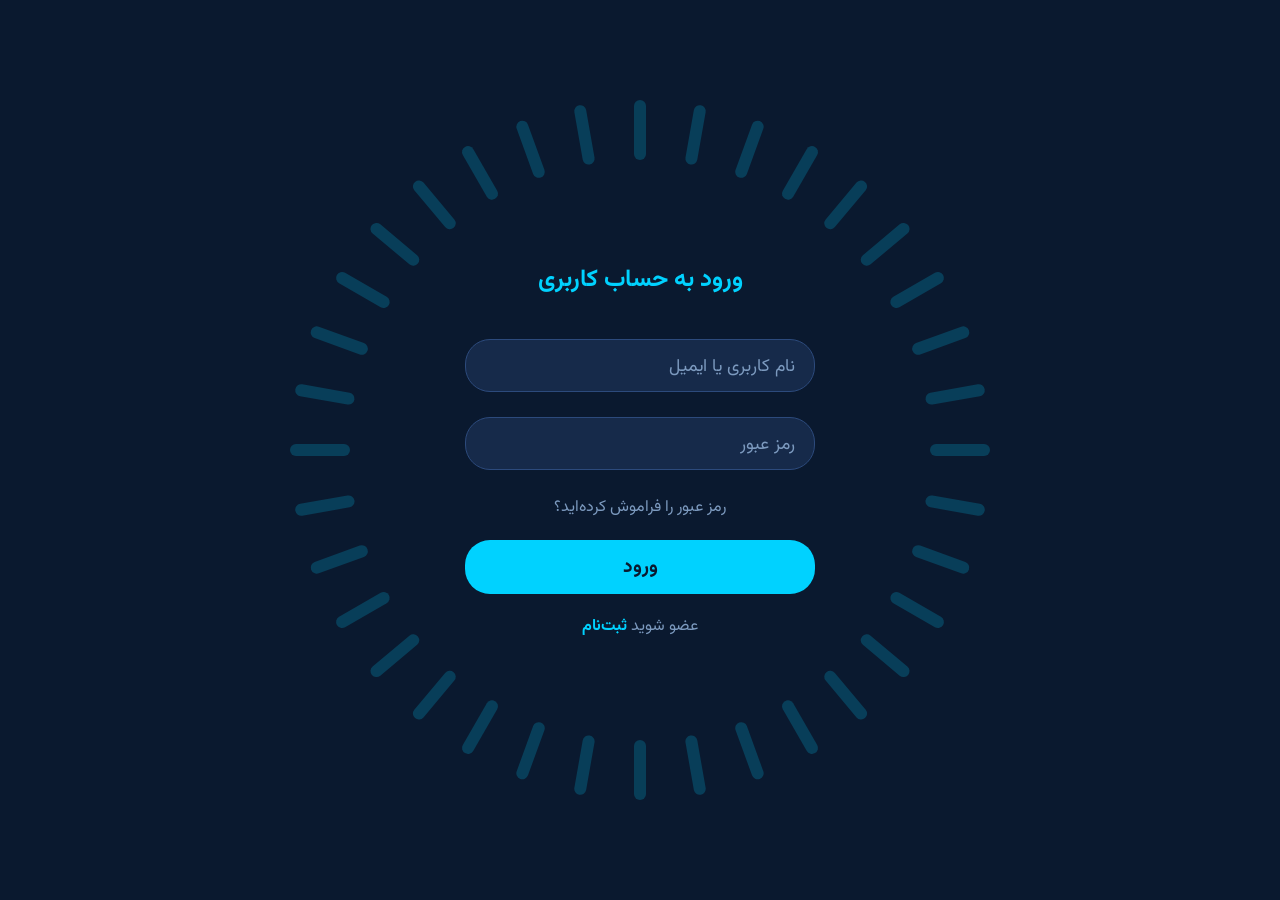
<file: index.html>
<!DOCTYPE html>
<html lang="fa" dir="rtl">
<head>
    <meta charset="UTF-8">
    <meta name="viewport" content="width=device-width, initial-scale=1.0">
    <title>ورود به حساب کاربری</title>
    <link rel="preconnect" href="https://fonts.googleapis.com">
    <link rel="preconnect" href="https://fonts.gstatic.com" crossorigin>
    <link href="https://fonts.googleapis.com/css2?family=Vazirmatn:wght@100;400;700&display=swap" rel="stylesheet">
    
    <link rel="stylesheet" href="style.css">
  
</head>
<body>

    <div class="main-container">
    
        <div class="ring">
         
            <div class="bar"></div><div class="bar"></div><div class="bar"></div><div class="bar"></div>
            <div class="bar"></div><div class="bar"></div><div class="bar"></div><div class="bar"></div>
            <div class="bar"></div><div class="bar"></div><div class="bar"></div><div class="bar"></div>
            <div class="bar"></div><div class="bar"></div><div class="bar"></div><div class="bar"></div>
            <div class="bar"></div><div class="bar"></div><div class="bar"></div><div class="bar"></div>
            <div class="bar"></div><div class="bar"></div><div class="bar"></div><div class="bar"></div>
            <div class="bar"></div><div class="bar"></div><div class="bar"></div><div class="bar"></div>
            <div class="bar"></div><div class="bar"></div><div class="bar"></div><div class="bar"></div>
            <div class="bar"></div><div class="bar"></div><div class="bar"></div><div class="bar"></div>

           
            <div class="login-box">
                <h2>ورود به حساب کاربری</h2>
                <form>
                    <div class="input-group">
                        <input type="text" required>
                        <label>نام کاربری یا ایمیل</label>
                    </div>
                    <div class="input-group">
                        <input type="password" required>
                        <label>رمز عبور</label>
                    </div>
                    <a href="forgot-password.html" class="forgot-pass">رمز عبور را فراموش کرده‌اید؟</a>
                    <button type="submit" class="login-btn">ورود</button>
                    <p class="signup-text">عضو شوید <a href="signup.html">ثبت‌نام</a></p>
                </form>
            </div>
        </div> 
    </div> 
    

    <script>
        const bars = document.querySelectorAll('.bar');
        bars.forEach((bar, index) => {
            bar.style.animationDelay = (index * 0.08) + 's';
        });
    </script>
   
    
</body>
</html>
</file>
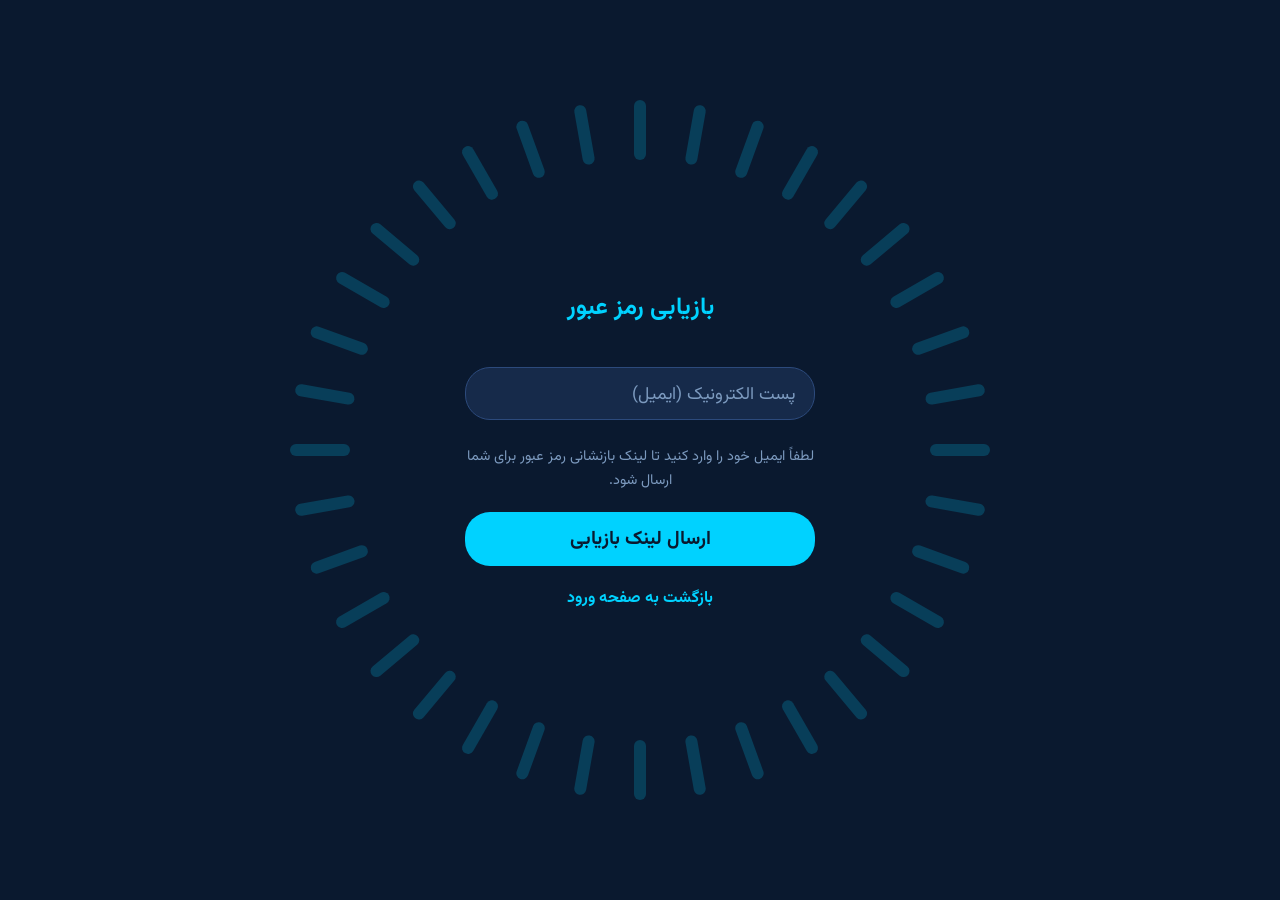
<file: forgot-password.html>
<!DOCTYPE html>
<html lang="fa" dir="rtl">
<head>
    <meta charset="UTF-8">
    <meta name="viewport" content="width=device-width, initial-scale=1.0">
    <title>بازیابی رمز عبور</title>
	
    <link rel="preconnect" href="https://fonts.googleapis.com">
    <link rel="preconnect" href="https://fonts.gstatic.com" crossorigin>
    <link href="https://fonts.googleapis.com/css2?family=Vazirmatn:wght@100;400;700&display=swap" rel="stylesheet">
    <link rel="stylesheet" href="style.css">
</head>
<body>

    <div class="main-container">
        <div class="ring">
            <div class="bar"></div><div class="bar"></div><div class="bar"></div><div class="bar"></div>
            <div class="bar"></div><div class="bar"></div><div class="bar"></div><div class="bar"></div>
            <div class="bar"></div><div class="bar"></div><div class="bar"></div><div class="bar"></div>
            <div class="bar"></div><div class="bar"></div><div class="bar"></div><div class="bar"></div>
            <div class="bar"></div><div class="bar"></div><div class="bar"></div><div class="bar"></div>
            <div class="bar"></div><div class="bar"></div><div class="bar"></div><div class="bar"></div>
            <div class="bar"></div><div class="bar"></div><div class="bar"></div><div class="bar"></div>
            <div class="bar"></div><div class="bar"></div><div class="bar"></div><div class="bar"></div>
            <div class="bar"></div><div class="bar"></div><div class="bar"></div><div class="bar"></div>

            <div class="login-box">
                <h2>بازیابی رمز عبور</h2>
                <form>
                    <div class="input-group">
                        <input type="email" required>
                        <label>پست الکترونیک (ایمیل)</label>
                    </div>
                    
                    <p style="color: #7c9abf; font-size: 0.9rem; margin-bottom: 20px; line-height: 1.6;">
                        لطفاً ایمیل خود را وارد کنید تا لینک بازنشانی رمز عبور برای شما ارسال شود.
                    </p>

                    <button type="submit" class="login-btn">ارسال لینک بازیابی</button>
                    <p class="signup-text"><a href="index.html" style="font-weight: bold;">بازگشت به صفحه ورود</a></p>
                </form>
            </div>
        </div> <!-- پایان ring -->
    </div> <!-- پایان main-container -->

    <script>
        const bars = document.querySelectorAll('.bar');
        bars.forEach((bar, index) => {
            bar.style.animationDelay = (index * 0.08) + 's';
        });
    </script>
</body>
</html>
</file>
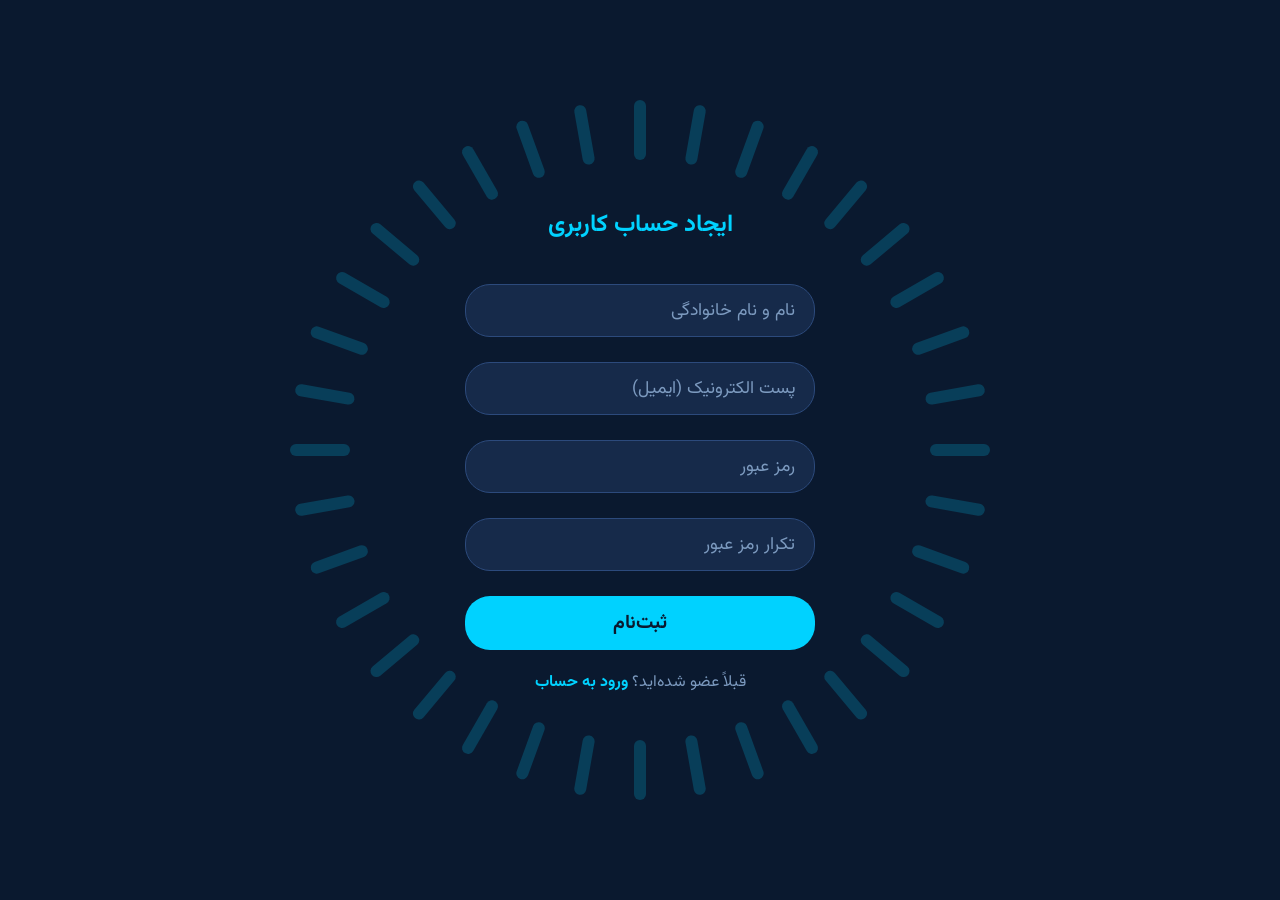
<file: signup.html>
<!DOCTYPE html>
<html lang="fa" dir="rtl">
<head>
    <meta charset="UTF-8">
    <meta name="viewport" content="width=device-width, initial-scale=1.0">
    <title>ایجاد حساب کاربری</title>
	
    <link rel="preconnect" href="https://fonts.googleapis.com">
    <link rel="preconnect" href="https://fonts.gstatic.com" crossorigin>
    <link href="https://fonts.googleapis.com/css2?family=Vazirmatn:wght@100;400;700&display=swap" rel="stylesheet">
    <link rel="stylesheet" href="style.css">
</head>
<body>

    <div class="main-container">
        <div class="ring">
            <div class="bar"></div><div class="bar"></div><div class="bar"></div><div class="bar"></div>
            <div class="bar"></div><div class="bar"></div><div class="bar"></div><div class="bar"></div>
            <div class="bar"></div><div class="bar"></div><div class="bar"></div><div class="bar"></div>
            <div class="bar"></div><div class="bar"></div><div class="bar"></div><div class="bar"></div>
            <div class="bar"></div><div class="bar"></div><div class="bar"></div><div class="bar"></div>
            <div class="bar"></div><div class="bar"></div><div class="bar"></div><div class="bar"></div>
            <div class="bar"></div><div class="bar"></div><div class="bar"></div><div class="bar"></div>
            <div class="bar"></div><div class="bar"></div><div class="bar"></div><div class="bar"></div>
            <div class="bar"></div><div class="bar"></div><div class="bar"></div><div class="bar"></div>

            <div class="login-box">
                <h2>ایجاد حساب کاربری</h2>
                <form>
                    <div class="input-group">
                        <input type="text" required>
                        <label>نام و نام خانوادگی</label>
                    </div>
                    <div class="input-group">
                        <input type="email" required>
                        <label>پست الکترونیک (ایمیل)</label>
                    </div>
                    <div class="input-group">
                        <input type="password" required>
                        <label>رمز عبور</label>
                    </div>
                    <div class="input-group">
                        <input type="password" required>
                        <label>تکرار رمز عبور</label>
                    </div>
                    
                    <button type="submit" class="login-btn">ثبت‌نام</button>
		    <p class="signup-text">قبلاً عضو شده‌اید؟ <a href="index.html">ورود به حساب</a></p>
                </form>
            </div>
        </div>  
    </div>  

    <script>
        const bars = document.querySelectorAll('.bar');
        bars.forEach((bar, index) => {
            bar.style.animationDelay = (index * 0.08) + 's';
        });
    </script>
</body>
</html>
</file>
<file: style.css>
@import url('https://fonts.googleapis.com/css2?family=Vazirmatn:wght@100;400;700&display=swap');

* {
    margin: 0;
    padding: 0;
    box-sizing: border-box;
    font-family: 'Vazirmatn', Tahoma, Geneva, Verdana, sans-serif;
}

body {
    display: flex;
    justify-content: center;
    align-items: center;
    min-height: 100vh;
    background-color: #0a192f; 
    overflow: hidden;
}

.main-container {
    position: relative;
    display: flex;
    justify-content: center;
    align-items: center;
}


.ring {
    position: relative;
    width: 700px;
    height: 700px;
    display: flex;
    justify-content: center;
    align-items: center;
    
}

.bar {
    position: absolute;
    left: 50%; 
    top: 0;   
    width: 12px;           
    height: 60px;           
    margin-left: -6px; 
    background: rgba(0, 210, 255, 0.2); 
    border-radius: 20px;
    transform-origin: center 350px; 
  
    animation: glow 3s linear infinite;
}


@keyframes glow {
    0%, 100% {
        background: rgba(0, 210, 255, 0.1);
        box-shadow: none;
    }
    10%, 20% {
        background: #00d2ff;
        
        box-shadow: 0 0 30px #00d2ff, 0 0 60px rgba(0, 210, 255, 0.5); 
    }
}



  
.bar:nth-child(1)  { transform: rotate(0deg); }
.bar:nth-child(2)  { transform: rotate(10deg); }
.bar:nth-child(3)  { transform: rotate(20deg); }
.bar:nth-child(4)  { transform: rotate(30deg); }
.bar:nth-child(5)  { transform: rotate(40deg); }
.bar:nth-child(6)  { transform: rotate(50deg); }
.bar:nth-child(7)  { transform: rotate(60deg); }
.bar:nth-child(8)  { transform: rotate(70deg); }
.bar:nth-child(9)  { transform: rotate(80deg); }
.bar:nth-child(10) { transform: rotate(90deg); }
.bar:nth-child(11) { transform: rotate(100deg); }
.bar:nth-child(12) { transform: rotate(110deg); }
.bar:nth-child(13) { transform: rotate(120deg); }
.bar:nth-child(14) { transform: rotate(130deg); }
.bar:nth-child(15) { transform: rotate(140deg); }
.bar:nth-child(16) { transform: rotate(150deg); }
.bar:nth-child(17) { transform: rotate(160deg); }
.bar:nth-child(18) { transform: rotate(170deg); }
.bar:nth-child(19) { transform: rotate(180deg); }
.bar:nth-child(20) { transform: rotate(190deg); }
.bar:nth-child(21) { transform: rotate(200deg); }
.bar:nth-child(22) { transform: rotate(210deg); }
.bar:nth-child(23) { transform: rotate(220deg); }
.bar:nth-child(24) { transform: rotate(230deg); }
.bar:nth-child(25) { transform: rotate(240deg); }
.bar:nth-child(26) { transform: rotate(250deg); }
.bar:nth-child(27) { transform: rotate(260deg); }
.bar:nth-child(28) { transform: rotate(270deg); }
.bar:nth-child(29) { transform: rotate(280deg); }
.bar:nth-child(30) { transform: rotate(290deg); }
.bar:nth-child(31) { transform: rotate(300deg); }
.bar:nth-child(32) { transform: rotate(310deg); }
.bar:nth-child(33) { transform: rotate(320deg); }
.bar:nth-child(34) { transform: rotate(330deg); }
.bar:nth-child(35) { transform: rotate(340deg); }
.bar:nth-child(36) { transform: rotate(350deg); }






.login-box {
    position: relative;
    z-index: 10;
    text-align: center;
    width: 350px;
}

.login-box h2 {
    color: #00d2ff;
    font-size: 1.5rem;
    margin-bottom: 40px;
    text-align: center;
    white-space: nowrap;
}

.input-group {
    position: relative;
    margin-bottom: 25px;
}

.input-group input {
    width: 100%;
    padding: 12px 20px;
    background: #162a4a;
    border: 1px solid #2c4a7c;
    border-radius: 25px;
    outline: none;
    color: #fff;
    font-size: 1.1rem;
    text-align: right;
}

.input-group label {
    position: absolute;
    right: 20px;      
    left: auto; 
    top: 50%;
    transform: translateY(-50%);
    color: #7c9abf;
    pointer-events: none;
    transition: 0.3s;
    font-size: 1.1rem;
}


.input-group input:focus ~ label,
.input-group input:valid ~ label {
    top: -10px;
    right: 20px;     
    left: auto; 
    transform: translateY(0);
    font-size: 0.9rem;
    color: #00d2ff;
}

.forgot-pass {
    display: block;
    color: #7c9abf;
    text-decoration: none;
    font-size: 1rem;
    margin-bottom: 20px;
}

.forgot-pass:hover {
    color: #00d2ff;
}

.login-btn {
    width: 100%;
    padding: 12px;
    border: none;
    border-radius: 25px;
    background: #00d2ff;
    color: #0a192f;
    font-weight: bold;
    font-size: 1.2rem; 
    cursor: pointer;
    transition: 0.3s;
    display: flex;           
    justify-content: center; 
    align-items: center;     
}

.login-btn:hover {
    box-shadow: 0 0 20px #00d2ff;
    transform: scale(1.02);
}

.signup-text {
    margin-top: 20px;
    color: #7c9abf;
    font-size: 1rem;
}

.signup-text a {
    color: #00d2ff;
    text-decoration: none;
    font-weight: bold;
}



@media (max-width: 768px) {
    .ring {
        width: 320px;  
        height: 320px;
    }

    .bar {
        height: 40px;            
        transform-origin: center 160px; 
    }

    .login-box {
        width: 260px; 
    }

    .login-box h2 {
        font-size: 1.2rem;
    }
}



@media (max-width: 1024px) and (min-width: 769px) {
    .ring {
        width: 500px;  
        height: 500px;
    }

    .bar {
        height: 50px; 
        transform-origin: center 250px; /* نصف ۵۰۰ */
    }

    .login-box {
        width: 320px;
    }
}
</file>
